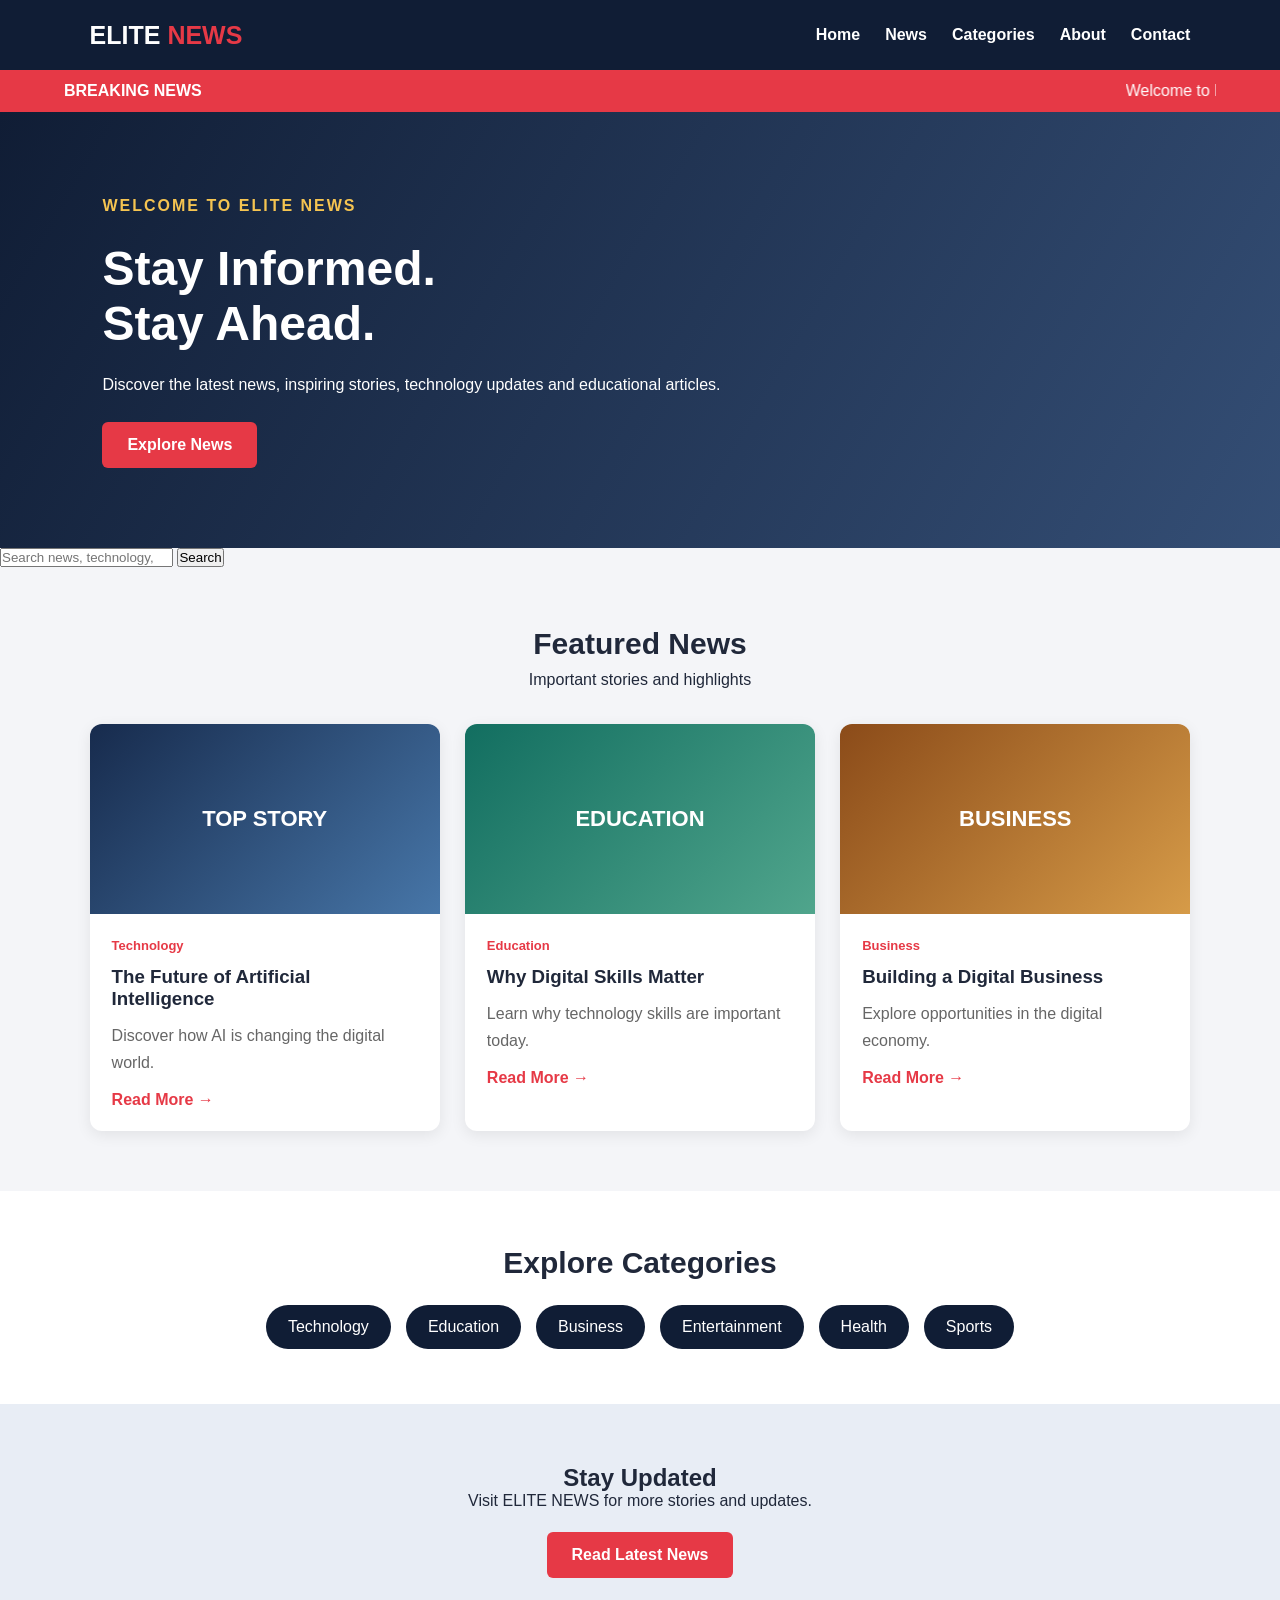
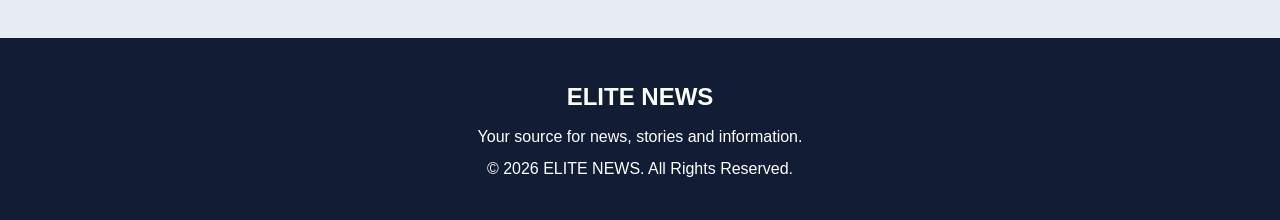
<file: index.html>
<!DOCTYPE html>
<html lang="en">
<head>
    <meta name="google-site-verification" content="8waIuDpvFPuyxGvBpJihMqPhCS1IhETc9zBkpEyNsJ0" />
    <meta charset="UTF-8">
    <meta name="viewport" content="width=device-width, initial-scale=1.0">
    <meta name="description" content="ELITE NEWS - Latest news, stories and articles.">
    <title>ELITE NEWS | Latest News</title>
    <link rel="stylesheet" href="css/style.css">
</head>
<body>

<header class="header">
    <nav class="navbar">
        <a href="index.html" class="logo">
            ELITE <span>NEWS</span>
        </a>

        <button class="menu-toggle" id="menuToggle">☰</button>

        <ul class="nav-links" id="navLinks">
            <li><a href="index.html">Home</a></li>
            <li><a href="news.html">News</a></li>
            <li><a href="categories.html">Categories</a></li>
            <li><a href="about.html">About</a></li>
            <li><a href="contact.html">Contact</a></li>
        </ul>
    </nav>
</header>

<!-- BREAKING NEWS -->
<div class="breaking-news">
    <strong>BREAKING NEWS</strong>
    <marquee>Welcome to ELITE NEWS — Your source for news, stories and information.</marquee>
</div>

<!-- HERO SECTION -->
<section class="hero">
    <div class="hero-content">
        <p class="label">WELCOME TO ELITE NEWS</p>
        <h1>Stay Informed.<br>Stay Ahead.</h1>
        <p>
            Discover the latest news, inspiring stories,
            technology updates and educational articles.
        </p>
        <a href="news.html" class="main-button">Explore News</a>
    </div>
</section>

<div class="elite-search">
  <input
    type="search"
    id="eliteSearch"
    placeholder="Search news, technology, business..."
  >
  <button type="button" id="searchButton">
    Search
  </button>
</div>

<p id="searchMessage"></p>


<!-- FEATURED NEWS -->
<section class="news-section">
    <div class="section-heading">
        <h2>Featured News</h2>
        <p>Important stories and highlights</p>
    </div>

    <div class="news-grid">

        <article class="news-card">
            <div class="news-image image-one">TOP STORY</div>
            <div class="news-content">
                <span class="category">Technology</span>
                <h3>The Future of Artificial Intelligence</h3>
                <p>Discover how AI is changing the digital world.</p>
                <a href="article.html">Read More →</a>
            </div>
        </article>

        <article class="news-card">
            <div class="news-image image-two">EDUCATION</div>
            <div class="news-content">
                <span class="category">Education</span>
                <h3>Why Digital Skills Matter</h3>
                <p>Learn why technology skills are important today.</p>
                <a href="article.html">Read More →</a>
            </div>
        </article>

        <article class="news-card">
            <div class="news-image image-three">BUSINESS</div>
            <div class="news-content">
                <span class="category">Business</span>
                <h3>Building a Digital Business</h3>
                <p>Explore opportunities in the digital economy.</p>
                <a href="article.html">Read More →</a>
            </div>
        </article>

    </div>
</section>

<!-- CATEGORIES -->
<section class="categories-section">
    <h2>Explore Categories</h2>

    <div class="category-list">
        <a href="categories.html">Technology</a>
        <a href="categories.html">Education</a>
        <a href="categories.html">Business</a>
        <a href="categories.html">Entertainment</a>
        <a href="categories.html">Health</a>
        <a href="categories.html">Sports</a>
    </div>
</section>

<!-- NEWSLETTER -->
<section class="newsletter">
    <h2>Stay Updated</h2>
    <p>Visit ELITE NEWS for more stories and updates.</p>
    <a href="news.html" class="main-button">Read Latest News</a>
</section>

<footer class="footer">
    <h2>ELITE NEWS</h2>
    <p>Your source for news, stories and information.</p>
    <p>© 2026 ELITE NEWS. All Rights Reserved.</p>
</footer>

<script src="js/script.js"></script>
</body>
</html>
</file>
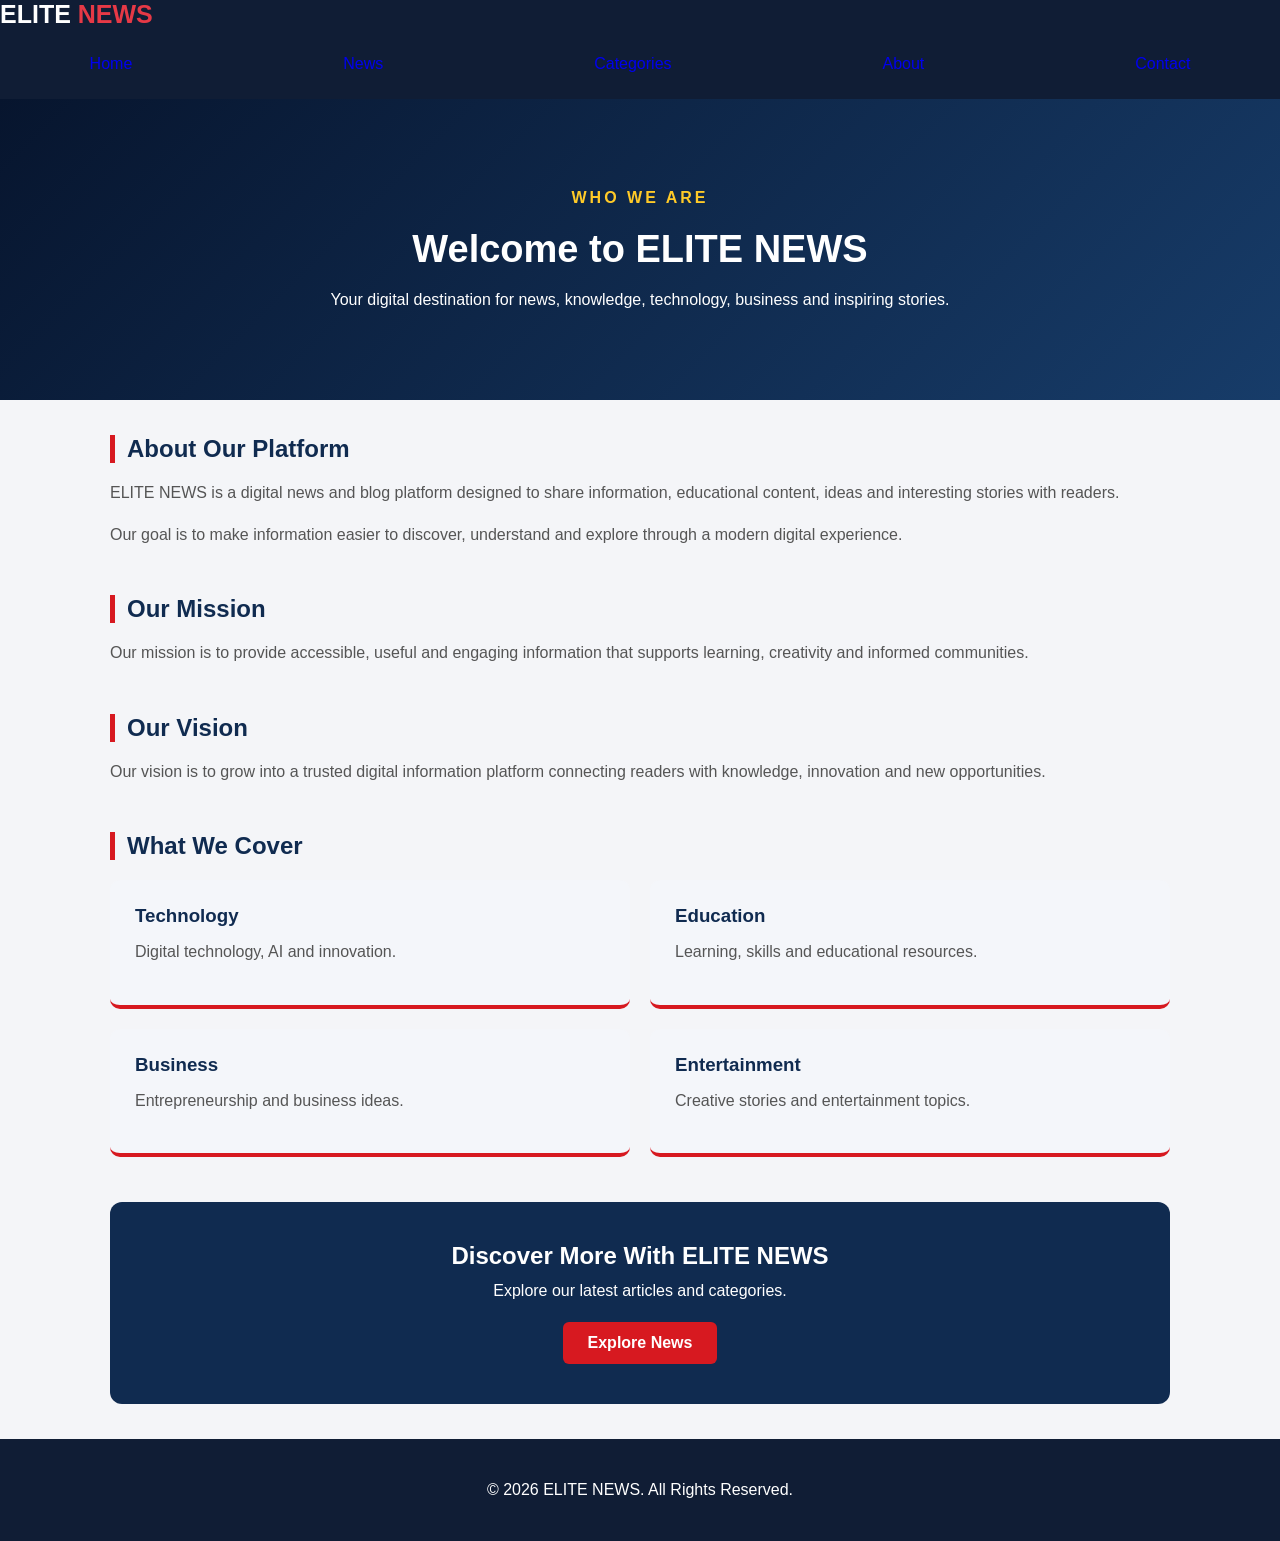
<file: about.html>
<!DOCTYPE html>
<html lang="en">
<head>
  <meta charset="UTF-8">
  <meta name="viewport" content="width=device-width, initial-scale=1.0">
  <title>About Us | ELITE NEWS</title>
  <link rel="stylesheet" href="css/style.css">
</head>
<body>

<header class="header">
  <div class="logo">ELITE <span>NEWS</span></div>

  <nav class="navbar">
    <a href="index.html">Home</a>
    <a href="news.html">News</a>
    <a href="categories.html">Categories</a>
    <a href="about.html">About</a>
    <a href="contact.html">Contact</a>
  </nav>
</header>

<section class="about-hero">
  <div>
    <p class="about-label">WHO WE ARE</p>
    <h1>Welcome to ELITE NEWS</h1>
    <p>
      Your digital destination for news, knowledge,
      technology, business and inspiring stories.
    </p>
  </div>
</section>

<main class="about-container">

  <section class="about-section">
    <h2>About Our Platform</h2>
    <p>
      ELITE NEWS is a digital news and blog platform
      designed to share information, educational
      content, ideas and interesting stories with readers.
    </p>
    <p>
      Our goal is to make information easier to discover,
      understand and explore through a modern digital
      experience.
    </p>
  </section>

  <section class="about-section">
    <h2>Our Mission</h2>
    <p>
      Our mission is to provide accessible, useful and
      engaging information that supports learning,
      creativity and informed communities.
    </p>
  </section>

  <section class="about-section">
    <h2>Our Vision</h2>
    <p>
      Our vision is to grow into a trusted digital
      information platform connecting readers with
      knowledge, innovation and new opportunities.
    </p>
  </section>

  <section class="about-section">
    <h2>What We Cover</h2>

    <div class="about-grid">
      <div class="about-card">
        <h3>Technology</h3>
        <p>Digital technology, AI and innovation.</p>
      </div>

      <div class="about-card">
        <h3>Education</h3>
        <p>Learning, skills and educational resources.</p>
      </div>

      <div class="about-card">
        <h3>Business</h3>
        <p>Entrepreneurship and business ideas.</p>
      </div>

      <div class="about-card">
        <h3>Entertainment</h3>
        <p>Creative stories and entertainment topics.</p>
      </div>
    </div>
  </section>

  <section class="about-cta">
    <h2>Discover More With ELITE NEWS</h2>
    <p>Explore our latest articles and categories.</p>
    <a href="news.html">Explore News</a>
  </section>

</main>

<footer class="footer">
  <p>© 2026 ELITE NEWS. All Rights Reserved.</p>
</footer>

</body>
</html>
</file>
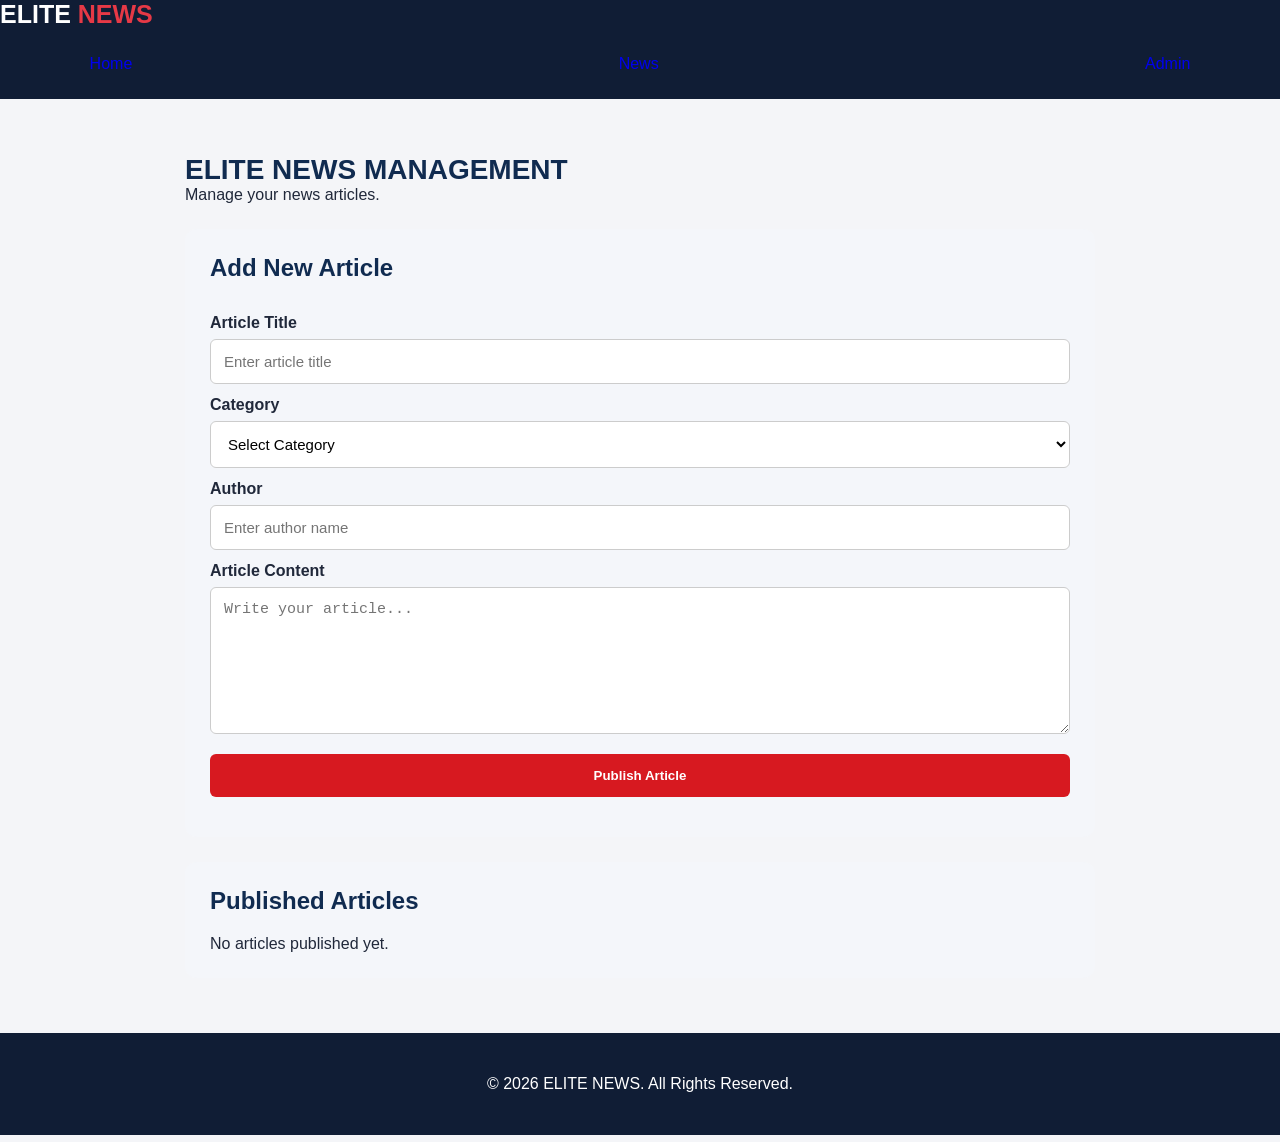
<file: admin.html>
<!DOCTYPE html>
<html lang="en">
<head>
  <meta charset="UTF-8">
  <meta name="viewport" content="width=device-width, initial-scale=1.0">
  <title>News Manager | ELITE NEWS</title>
  <link rel="stylesheet" href="css/style.css">
</head>
<body>

<header class="header">
  <div class="logo">ELITE <span>NEWS</span></div>
  <nav class="navbar">
    <a href="index.html">Home</a>
    <a href="news.html">News</a>
    <a href="admin.html">Admin</a>
  </nav>
</header>

<main class="admin-container">

  <h1>ELITE NEWS MANAGEMENT</h1>
  <p>Manage your news articles.</p>

  <section class="admin-form">
    <h2>Add New Article</h2>

    <form id="adminForm">

      <label for="newsTitle">Article Title</label>
      <input id="newsTitle" type="text"
        placeholder="Enter article title" required>

      <label for="newsCategory">Category</label>
      <select id="newsCategory" required>
        <option value="">Select Category</option>
        <option>Technology</option>
        <option>Education</option>
        <option>Business</option>
        <option>Entertainment</option>
        <option>Sports</option>
        <option>Science</option>
        <option>Innovation</option>
      </select>

      <label for="newsAuthor">Author</label>
      <input id="newsAuthor" type="text"
        placeholder="Enter author name" required>

      <label for="newsDescription">Article Content</label>
      <textarea id="newsDescription" rows="7"
        placeholder="Write your article..." required></textarea>

      <button type="submit">Publish Article</button>

      <p id="adminMessage" aria-live="polite"></p>

    </form>
  </section>

  <section class="admin-list">
    <h2>Published Articles</h2>
    <div id="managedArticles"></div>
  </section>

</main>

<footer class="footer">
  <p>© 2026 ELITE NEWS. All Rights Reserved.</p>
</footer>

<script src="js/script.js"></script>
</body>
</html>
</file>
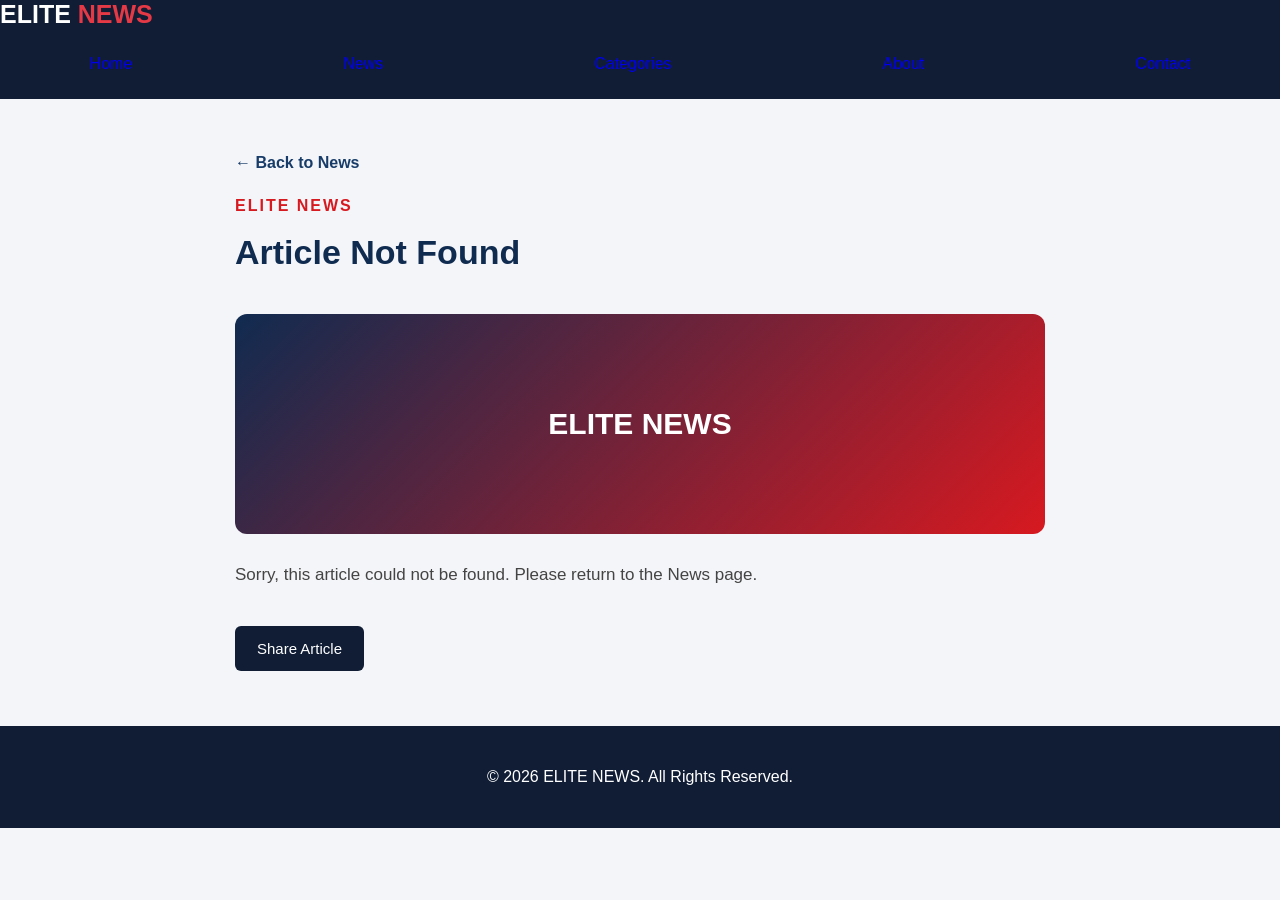
<file: articles.html>
<!DOCTYPE html>
<html lang="en">
<head>
  <meta charset="UTF-8">
  <meta name="viewport" content="width=device-width, initial-scale=1.0">
  <title>Article | ELITE NEWS</title>
  <link rel="stylesheet" href="css/style.css">
</head>
<body>

<header class="header">
  <div class="logo">ELITE <span>NEWS</span></div>
  <nav class="navbar">
    <a href="index.html">Home</a>
    <a href="news.html">News</a>
    <a href="categories.html">Categories</a>
    <a href="about.html">About</a>
    <a href="contact.html">Contact</a>
  </nav>
</header>

<main class="dynamic-article">
  <a href="news.html" class="back-news">← Back to News</a>

  <p id="articleCategory" class="article-category"></p>
  <h1 id="articleTitle">Loading article...</h1>
  <p id="articleMeta" class="article-meta"></p>

  <div id="articleImage" class="dynamic-article-image">
    ELITE NEWS
  </div>

  <article id="articleContent" class="article-body"></article>

  <div class="article-actions">
    <button id="shareArticle" class="share-button">
      Share Article
    </button>
  </div>
</main>

<footer class="footer">
  <p>© 2026 ELITE NEWS. All Rights Reserved.</p>
</footer>

<script src="js/script.js"></script>
</body>
</html>
</file>
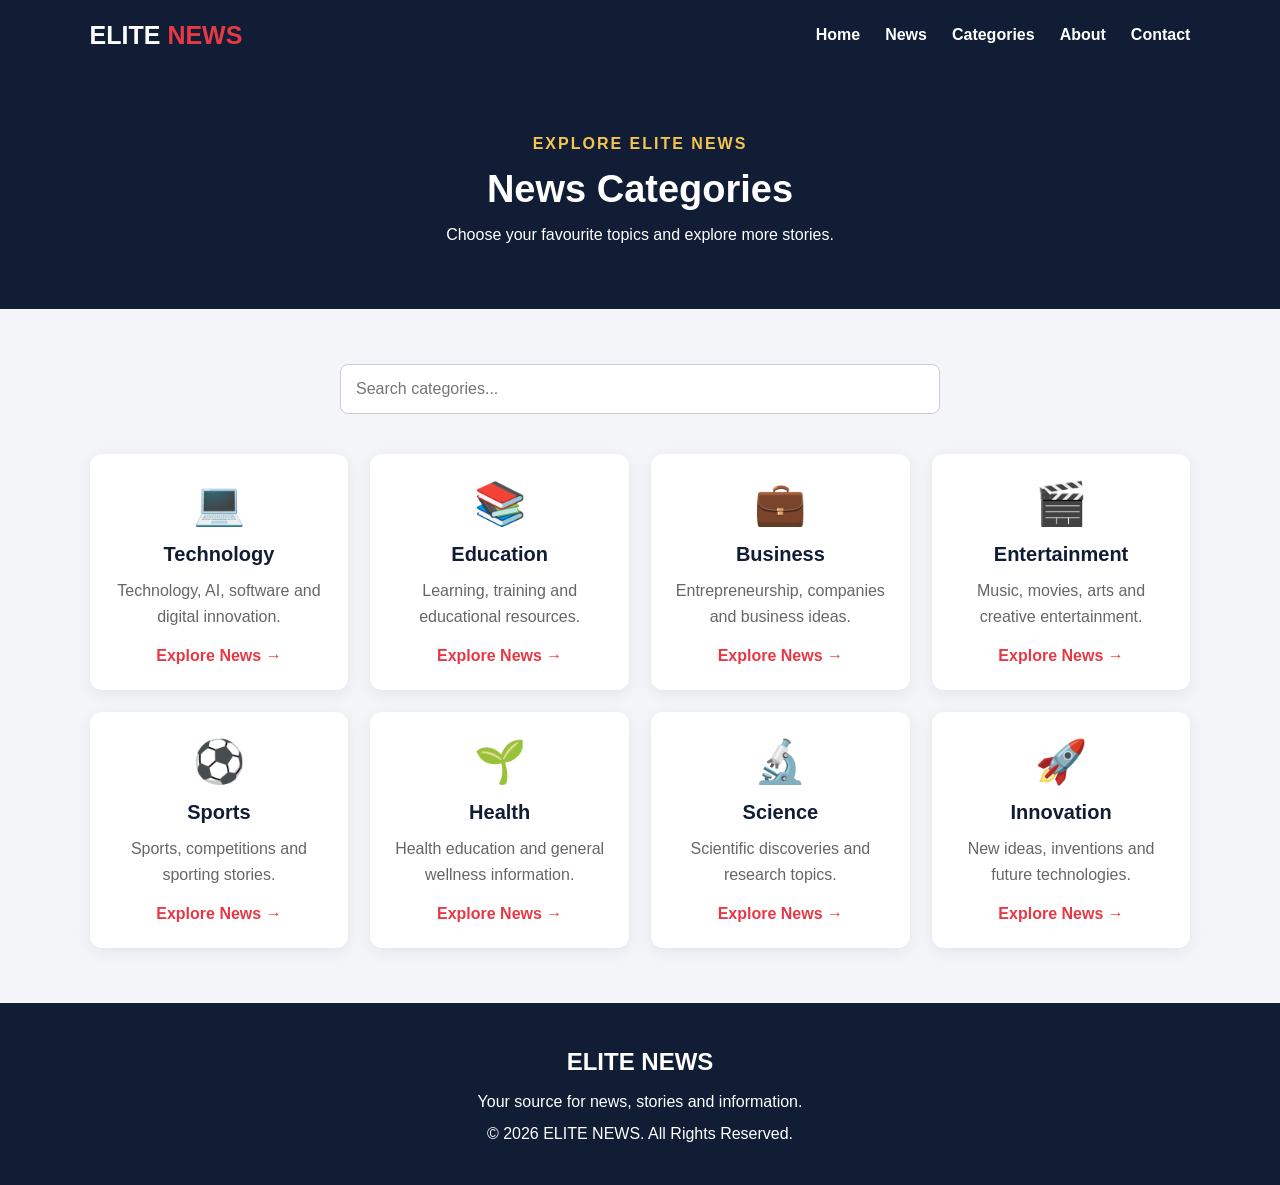
<file: category.html>
<!DOCTYPE html>
<html lang="en">
<head>
    <meta charset="UTF-8">
    <meta name="viewport" content="width=device-width, initial-scale=1.0">
    <title>News Categories | ELITE NEWS</title>
    <link rel="stylesheet" href="css/style.css">
</head>
<body>

<header class="header">
    <nav class="navbar">
        <a href="index.html" class="logo">ELITE <span>NEWS</span></a>

        <button class="menu-toggle" id="menuToggle">☰</button>

        <ul class="nav-links" id="navLinks">
            <li><a href="index.html">Home</a></li>
            <li><a href="news.html">News</a></li>
            <li><a href="categories.html">Categories</a></li>
            <li><a href="about.html">About</a></li>
            <li><a href="contact.html">Contact</a></li>
        </ul>
    </nav>
</header>

<section class="category-hero">
    <p>EXPLORE ELITE NEWS</p>
    <h1>News Categories</h1>
    <p>Choose your favourite topics and explore more stories.</p>
</section>

<section class="category-page">

    <div class="category-search">
        <input type="search" id="categorySearch"
        placeholder="Search categories...">
    </div>

    <div class="category-grid">

        <a href="news.html" class="category-card">
            <div class="category-icon">💻</div>
            <h2>Technology</h2>
            <p>Technology, AI, software and digital innovation.</p>
            <span>Explore News →</span>
        </a>

        <a href="news.html" class="category-card">
            <div class="category-icon">📚</div>
            <h2>Education</h2>
            <p>Learning, training and educational resources.</p>
            <span>Explore News →</span>
        </a>

        <a href="news.html" class="category-card">
            <div class="category-icon">💼</div>
            <h2>Business</h2>
            <p>Entrepreneurship, companies and business ideas.</p>
            <span>Explore News →</span>
        </a>

        <a href="news.html" class="category-card">
            <div class="category-icon">🎬</div>
            <h2>Entertainment</h2>
            <p>Music, movies, arts and creative entertainment.</p>
            <span>Explore News →</span>
        </a>

        <a href="news.html" class="category-card">
            <div class="category-icon">⚽</div>
            <h2>Sports</h2>
            <p>Sports, competitions and sporting stories.</p>
            <span>Explore News →</span>
        </a>

        <a href="news.html" class="category-card">
            <div class="category-icon">🌱</div>
            <h2>Health</h2>
            <p>Health education and general wellness information.</p>
            <span>Explore News →</span>
        </a>

        <a href="news.html" class="category-card">
            <div class="category-icon">🔬</div>
            <h2>Science</h2>
            <p>Scientific discoveries and research topics.</p>
            <span>Explore News →</span>
        </a>

        <a href="news.html" class="category-card">
            <div class="category-icon">🚀</div>
            <h2>Innovation</h2>
            <p>New ideas, inventions and future technologies.</p>
            <span>Explore News →</span>
        </a>

    </div>

    <p id="noCategory" class="no-news" style="display:none;">
        No matching category found.
    </p>

</section>

<footer class="footer">
    <h2>ELITE NEWS</h2>
    <p>Your source for news, stories and information.</p>
    <p>© 2026 ELITE NEWS. All Rights Reserved.</p>
</footer>

<script src="js/script.js"></script>
</body>
</html>
</file>
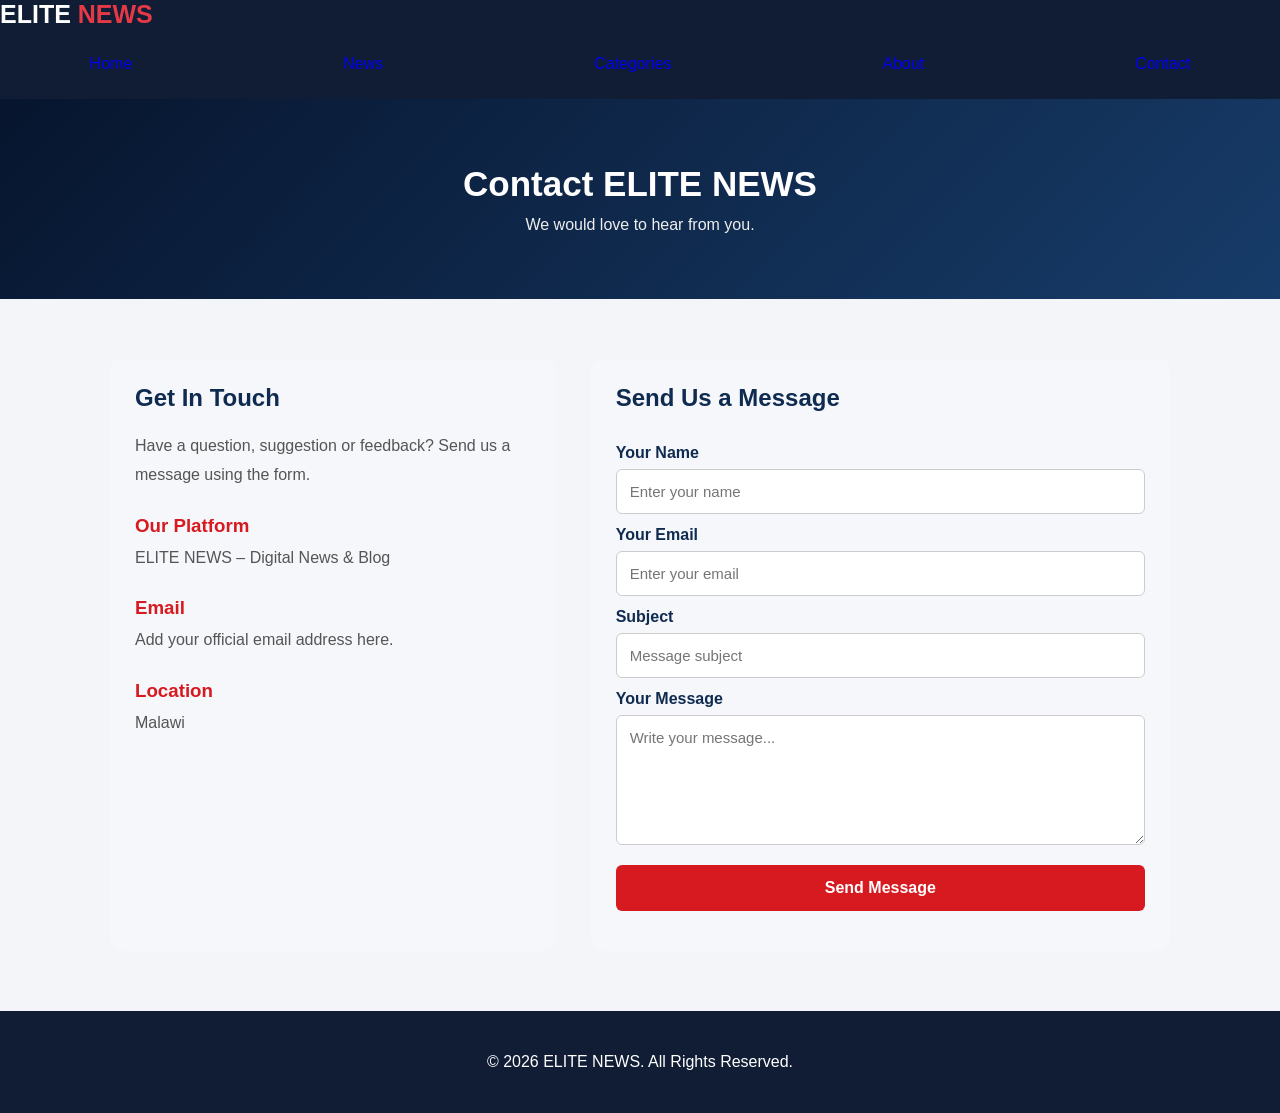
<file: contact.html>
<!DOCTYPE html>
<html lang="en">
<head>
  <meta charset="UTF-8">
  <meta name="viewport" content="width=device-width, initial-scale=1.0">
  <title>Contact Us | ELITE NEWS</title>
  <link rel="stylesheet" href="css/style.css">
</head>
<body>

<header class="header">
  <div class="logo">ELITE <span>NEWS</span></div>

  <nav class="navbar">
    <a href="index.html">Home</a>
    <a href="news.html">News</a>
    <a href="categories.html">Categories</a>
    <a href="about.html">About</a>
    <a href="contact.html">Contact</a>
  </nav>
</header>

<section class="contact-hero">
  <h1>Contact ELITE NEWS</h1>
  <p>We would love to hear from you.</p>
</section>

<main class="contact-container">

  <section class="contact-info">
    <h2>Get In Touch</h2>
    <p>
      Have a question, suggestion or feedback?
      Send us a message using the form.
    </p>

    <div class="contact-item">
      <h3>Our Platform</h3>
      <p>ELITE NEWS – Digital News & Blog</p>
    </div>

    <div class="contact-item">
      <h3>Email</h3>
      <p>Add your official email address here.</p>
    </div>

    <div class="contact-item">
      <h3>Location</h3>
      <p>Malawi</p>
    </div>
  </section>

  <section class="contact-form-section">
    <h2>Send Us a Message</h2>

    <form id="contactForm">

      <label for="name">Your Name</label>
      <input type="text" id="name"
        placeholder="Enter your name" required>

      <label for="email">Your Email</label>
      <input type="email" id="email"
        placeholder="Enter your email" required>

      <label for="subject">Subject</label>
      <input type="text" id="subject"
        placeholder="Message subject" required>

      <label for="message">Your Message</label>
      <textarea id="message" rows="6"
        placeholder="Write your message..." required></textarea>

      <button type="submit">Send Message</button>

      <p id="formStatus" aria-live="polite"></p>

    </form>
  </section>

</main>

<footer class="footer">
  <p>© 2026 ELITE NEWS. All Rights Reserved.</p>
</footer>

<script src="js/script.js"></script>
</body>
</html>
</file>
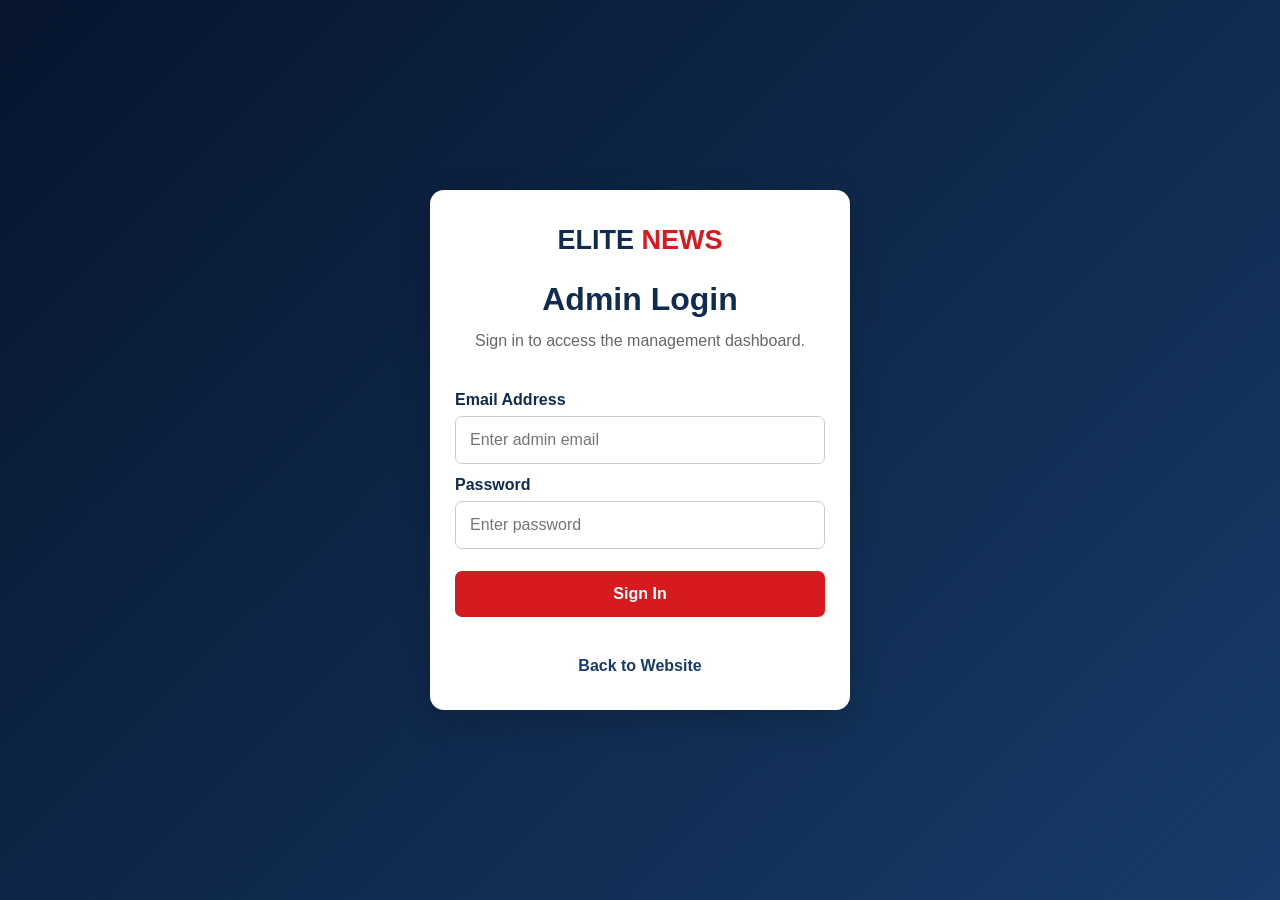
<file: login.html>
<!DOCTYPE html>
<html lang="en">
<head>
  <meta charset="UTF-8">
  <meta name="viewport" content="width=device-width, initial-scale=1.0">
  <title>Admin Login | ELITE NEWS</title>
  <link rel="stylesheet" href="css/style.css">
</head>
<body>

<div class="login-container">

  <div class="login-box">

    <div class="login-logo">
      ELITE <span>NEWS</span>
    </div>

    <h1>Admin Login</h1>
    <p>Sign in to access the management dashboard.</p>

    <form id="loginForm">

      <label for="adminEmail">Email Address</label>
      <input
        type="email"
        id="adminEmail"
        placeholder="Enter admin email"
        required
      >

      <label for="adminPassword">Password</label>
      <input
        type="password"
        id="adminPassword"
        placeholder="Enter password"
        required
      >

      <button type="submit">Sign In</button>

      <p id="loginMessage" aria-live="polite"></p>

    </form>

    <a href="index.html" class="login-back">
      Back to Website
    </a>

  </div>

</div>

<script src="js/script.js"></script>
</body>
</html>
</file>
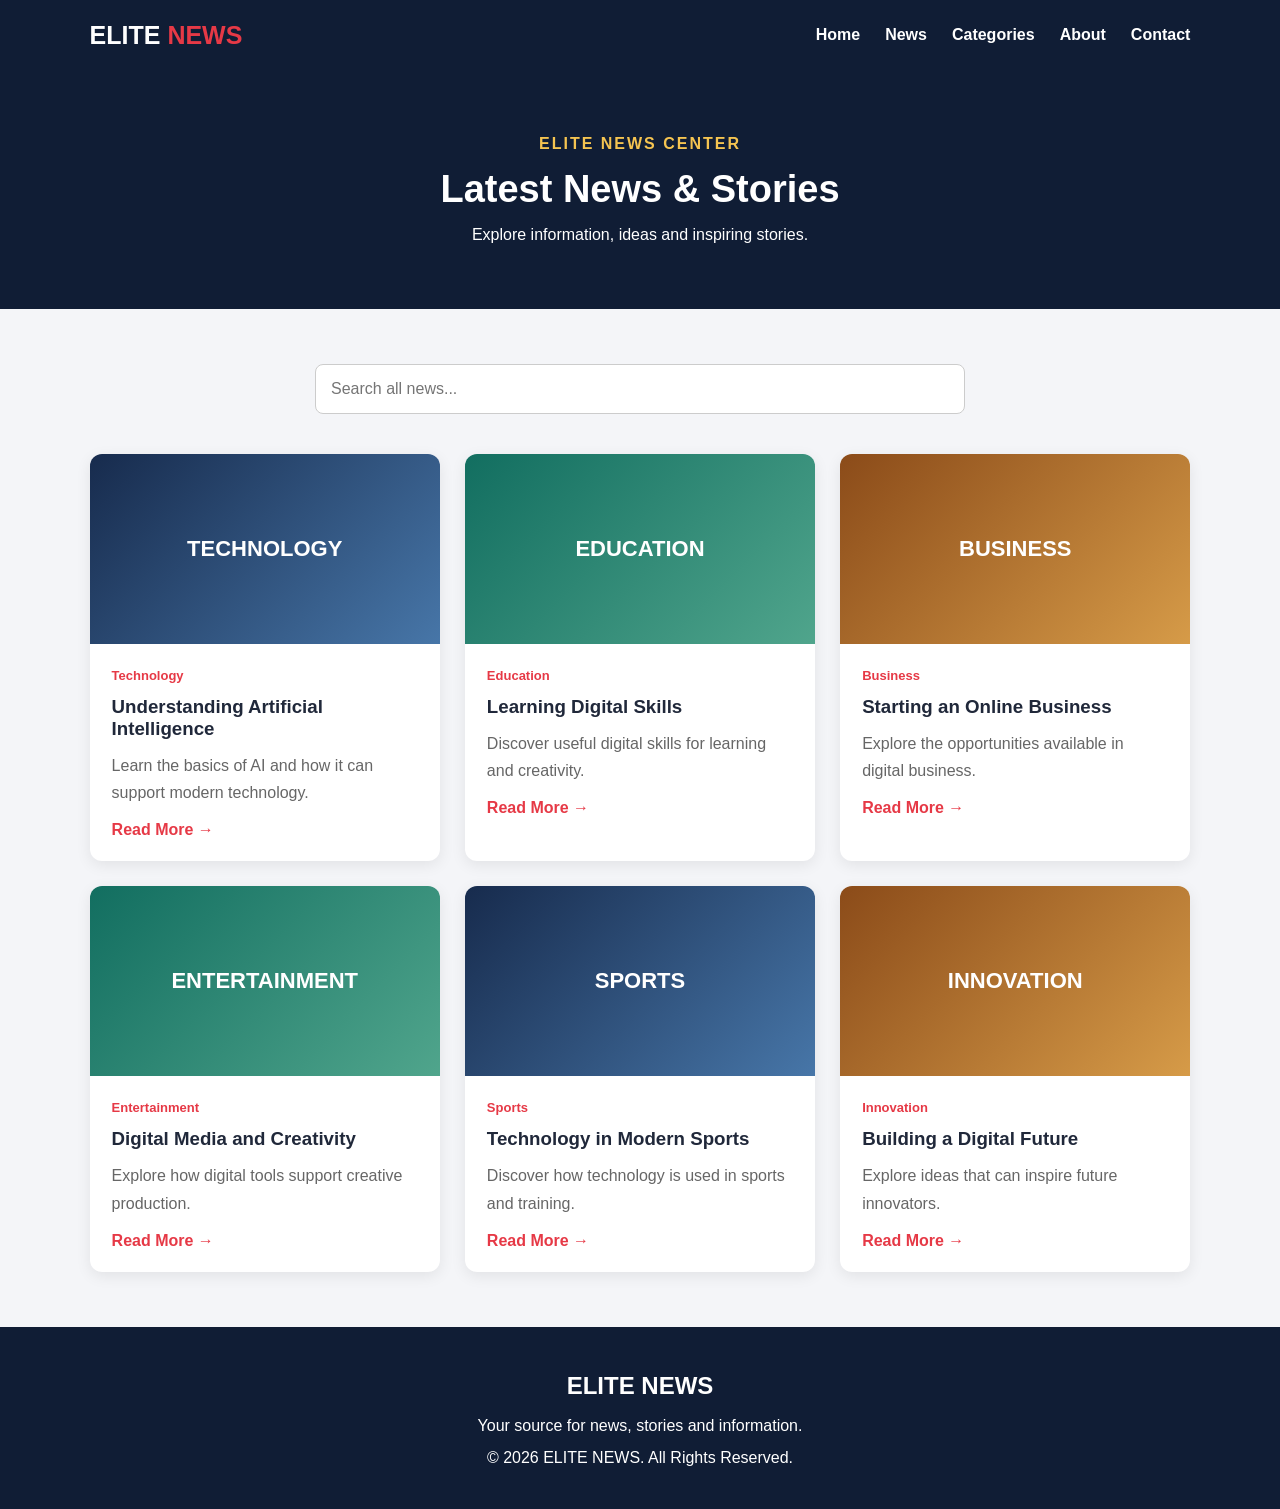
<file: news.html>
<!DOCTYPE html>
<html lang="en">
<head>
    <meta charset="UTF-8">
    <meta name="viewport" content="width=device-width, initial-scale=1.0">
    <title>Latest News | ELITE NEWS</title>
    <link rel="stylesheet" href="css/style.css">
</head>
<body>

<header class="header">
    <nav class="navbar">
        <a href="index.html" class="logo">ELITE <span>NEWS</span></a>

        <button class="menu-toggle" id="menuToggle">☰</button>

        <ul class="nav-links" id="navLinks">
            <li><a href="index.html">Home</a></li>
            <li><a href="news.html">News</a></li>
            <li><a href="categories.html">Categories</a></li>
            <li><a href="about.html">About</a></li>
            <li><a href="contact.html">Contact</a></li>
        </ul>
    </nav>
</header>

<section class="news-page-heading">
    <p class="label">ELITE NEWS CENTER</p>
    <h1>Latest News & Stories</h1>
    <p>Explore information, ideas and inspiring stories.</p>
</section>

<section class="news-page">

    <div class="news-search">
        <input type="search" id="allNewsSearch"
        placeholder="Search all news...">
    </div>

    <div class="news-grid">

        <article class="news-card">
            <div class="news-image image-one">TECHNOLOGY</div>
            <div class="news-content">
                <span class="category">Technology</span>
                <h3>Understanding Artificial Intelligence</h3>
                <p>Learn the basics of AI and how it can support modern technology.</p>
                <a href="article.html">Read More →</a>
            </div>
        </article>

        <article class="news-card">
            <div class="news-image image-two">EDUCATION</div>
            <div class="news-content">
                <span class="category">Education</span>
                <h3>Learning Digital Skills</h3>
                <p>Discover useful digital skills for learning and creativity.</p>
                <a href="article.html">Read More →</a>
            </div>
        </article>

        <article class="news-card">
            <div class="news-image image-three">BUSINESS</div>
            <div class="news-content">
                <span class="category">Business</span>
                <h3>Starting an Online Business</h3>
                <p>Explore the opportunities available in digital business.</p>
                <a href="article.html">Read More →</a>
            </div>
        </article>

        <article class="news-card">
            <div class="news-image image-two">ENTERTAINMENT</div>
            <div class="news-content">
                <span class="category">Entertainment</span>
                <h3>Digital Media and Creativity</h3>
                <p>Explore how digital tools support creative production.</p>
                <a href="article.html">Read More →</a>
            </div>
        </article>

        <article class="news-card">
            <div class="news-image image-one">SPORTS</div>
            <div class="news-content">
                <span class="category">Sports</span>
                <h3>Technology in Modern Sports</h3>
                <p>Discover how technology is used in sports and training.</p>
                <a href="article.html">Read More →</a>
            </div>
        </article>

        <article class="news-card">
            <div class="news-image image-three">INNOVATION</div>
            <div class="news-content">
                <span class="category">Innovation</span>
                <h3>Building a Digital Future</h3>
                <p>Explore ideas that can inspire future innovators.</p>
                <a href="article.html">Read More →</a>
            </div>
        </article>

    </div>

    <p id="noNews" class="no-news" style="display:none;">
        No matching news found.
    </p>

</section>

<footer class="footer">
    <h2>ELITE NEWS</h2>
    <p>Your source for news, stories and information.</p>
    <p>© 2026 ELITE NEWS. All Rights Reserved.</p>
</footer>

<script src="js/script.js"></script>
</body>
</html>
</file>
<file: css/style.css>
/* ELITE NEWS WEBSITE */

* {
    margin: 0;
    padding: 0;
    box-sizing: border-box;
}

body {
    font-family: Arial, sans-serif;
    background: #f4f5f8;
    color: #20283a;
}

a {
    text-decoration: none;
}

/* NAVIGATION */

.header {
    background: #101d35;
    position: sticky;
    top: 0;
    z-index: 100;
}

.navbar {
    min-height: 70px;
    padding: 15px 7%;
    display: flex;
    align-items: center;
    justify-content: space-between;
}

.logo {
    font-size: 25px;
    font-weight: bold;
    color: white;
}

.logo span {
    color: #e63946;
}

.nav-links {
    display: flex;
    list-style: none;
    gap: 25px;
}

.nav-links a {
    color: white;
    font-weight: bold;
}

.nav-links a:hover {
    color: #e63946;
}

.menu-toggle {
    display: none;
    background: none;
    border: none;
    color: white;
    font-size: 27px;
}

/* BREAKING NEWS */

.breaking-news {
    background: #e63946;
    color: white;
    display: flex;
    align-items: center;
    gap: 15px;
    padding: 12px 5%;
}

.breaking-news strong {
    white-space: nowrap;
}

/* HERO */

.hero {
    min-height: 420px;
    padding: 80px 8%;
    display: flex;
    align-items: center;
    color: white;
    background: linear-gradient(120deg, #101d35, #344e75);
}

.hero-content {
    max-width: 650px;
}

.label {
    color: #f5c451;
    font-weight: bold;
    letter-spacing: 2px;
}

.hero h1 {
    font-size: 48px;
    margin: 20px 0;
}

.hero-content p {
    line-height: 1.8;
}

.main-button {
    display: inline-block;
    background: #e63946;
    color: white;
    padding: 14px 25px;
    border-radius: 6px;
    margin-top: 22px;
    font-weight: bold;
}

/* SEARCH */

.search-section {
    text-align: center;
    padding: 45px 7%;
    background: white;
}

.search-section h2 {
    margin-bottom: 18px;
}

.search-section input {
    width: 100%;
    max-width: 600px;
    padding: 15px;
    border: 1px solid #ccc;
    border-radius: 8px;
    font-size: 16px;
}

/* NEWS CARDS */

.news-section {
    padding: 60px 7%;
}

.section-heading {
    text-align: center;
    margin-bottom: 35px;
}

.section-heading h2,
.categories-section h2 {
    font-size: 30px;
    margin-bottom: 10px;
}

.news-grid {
    display: grid;
    grid-template-columns: repeat(3, 1fr);
    gap: 25px;
}

.news-card {
    background: white;
    border-radius: 12px;
    overflow: hidden;
    box-shadow: 0 4px 15px rgba(0,0,0,0.08);
}

.news-image {
    height: 190px;
    display: flex;
    justify-content: center;
    align-items: center;
    color: white;
    font-size: 22px;
    font-weight: bold;
}

.image-one {
    background: linear-gradient(135deg, #172b4d, #4776a8);
}

.image-two {
    background: linear-gradient(135deg, #126e60, #50a58c);
}

.image-three {
    background: linear-gradient(135deg, #8b4b19, #d69b48);
}

.news-content {
    padding: 22px;
}

.category {
    color: #e63946;
    font-size: 13px;
    font-weight: bold;
}

.news-content h3 {
    margin: 12px 0;
}

.news-content p {
    color: #666;
    line-height: 1.7;
    margin-bottom: 15px;
}

.news-content a {
    color: #e63946;
    font-weight: bold;
}

/* CATEGORIES */

.categories-section {
    background: white;
    text-align: center;
    padding: 55px 7%;
}

.category-list {
    display: flex;
    flex-wrap: wrap;
    justify-content: center;
    gap: 15px;
    margin-top: 25px;
}

.category-list a {
    background: #101d35;
    color: white;
    padding: 13px 22px;
    border-radius: 25px;
}

/* NEWSLETTER */

.newsletter {
    padding: 60px 7%;
    text-align: center;
    background: #e8edf5;
}

/* FOOTER */

.footer {
    background: #101d35;
    color: white;
    text-align: center;
    padding: 35px 15px;
    line-height: 2;
}

/* MOBILE RESPONSIVENESS */

@media (max-width: 768px) {

    .menu-toggle {
        display: block;
    }

    .nav-links {
        display: none;
        position: absolute;
        top: 70px;
        left: 0;
        width: 100%;
        background: #101d35;
        flex-direction: column;
        padding: 25px;
    }

    .nav-links.active {
        display: flex;
    }

    .hero h1 {
        font-size: 36px;
    }

    .news-grid {
        grid-template-columns: 1fr;
    }

    .breaking-news {
        font-size: 12px;
    }
}

/* NEWS PAGE */

.news-page-heading {
    text-align: center;
    padding: 65px 7%;
    background: #101d35;
    color: white;
}

.news-page-heading h1 {
    font-size: 38px;
    margin: 15px 0;
}

.news-page {
    padding: 55px 7%;
}

.news-search {
    max-width: 650px;
    margin: 0 auto 40px;
}

.news-search input {
    width: 100%;
    padding: 15px;
    border: 1px solid #ccc;
    border-radius: 8px;
    font-size: 16px;
}

.no-news {
    text-align: center;
    padding: 30px;
    color: #e63946;
    font-weight: bold;
}

@media (max-width: 600px) {
    .news-page-heading h1 {
        font-size: 29px;
    }
}

/* CATEGORIES PAGE */

.category-hero {
    background: #101d35;
    color: white;
    text-align: center;
    padding: 65px 7%;
}

.category-hero h1 {
    font-size: 38px;
    margin: 15px 0;
}

.category-hero p:first-child {
    color: #f5c451;
    font-weight: bold;
    letter-spacing: 2px;
}

.category-page {
    padding: 55px 7%;
}

.category-search {
    max-width: 600px;
    margin: 0 auto 40px;
}

.category-search input {
    width: 100%;
    padding: 15px;
    border: 1px solid #ccc;
    border-radius: 8px;
    font-size: 16px;
}

.category-grid {
    display: grid;
    grid-template-columns: repeat(4, 1fr);
    gap: 22px;
}

.category-card {
    background: white;
    padding: 25px 18px;
    border-radius: 12px;
    text-align: center;
    box-shadow: 0 4px 15px rgba(0,0,0,0.07);
    transition: transform 0.3s;
    color: #20283a;
}

.category-card:hover {
    transform: translateY(-7px);
}

.category-icon {
    font-size: 42px;
    margin-bottom: 15px;
}

.category-card h2 {
    color: #101d35;
    margin-bottom: 12px;
    font-size: 20px;
}

.category-card p {
    color: #666;
    line-height: 1.6;
    margin-bottom: 18px;
}

.category-card span {
    color: #e63946;
    font-weight: bold;
}

@media (max-width: 900px) {
    .category-grid {
        grid-template-columns: repeat(2, 1fr);
    }
}

@media (max-width: 500px) {
    .category-grid {
        grid-template-columns: 1fr;
    }

    .category-hero h1 {
        font-size: 30px;
    }
}

/* ARTICLE PAGE */

.article-page {
    padding: 55px 7%;
    background: #f4f5f8;
}

.article-container {
    max-width: 850px;
    margin: auto;
    background: white;
    padding: 35px;
    border-radius: 12px;
    box-shadow: 0 4px 20px rgba(0,0,0,0.06);
}

.article-category {
    color: #e63946;
    font-weight: bold;
    letter-spacing: 2px;
    margin-bottom: 15px;
}

.article-container h1 {
    color: #101d35;
    font-size: 36px;
    line-height: 1.3;
    margin-bottom: 18px;
}

.article-meta {
    display: flex;
    flex-wrap: wrap;
    gap: 20px;
    color: #777;
    font-size: 14px;
    margin-bottom: 25px;
}

.article-cover {
    min-height: 240px;
    background: linear-gradient(135deg, #101d35, #4776a8);
    color: white;
    display: flex;
    align-items: center;
    justify-content: center;
    text-align: center;
    padding: 20px;
    border-radius: 10px;
    font-size: 24px;
    font-weight: bold;
    margin-bottom: 30px;
}

.article-body {
    color: #444;
    line-height: 1.9;
    font-size: 17px;
}

.article-body h2 {
    color: #101d35;
    margin: 28px 0 12px;
}

.article-intro {
    font-size: 19px;
    font-weight: bold;
}

.article-actions {
    display: flex;
    flex-wrap: wrap;
    align-items: center;
    gap: 15px;
    margin-top: 35px;
}

.share-button {
    background: #101d35;
    color: white;
    border: none;
    padding: 14px 22px;
    border-radius: 6px;
    cursor: pointer;
    font-size: 15px;
}

@media (max-width: 600px) {
    .article-container {
        padding: 22px;
    }

    .article-container h1 {
        font-size: 28px;
    }

    .article-body {
        font-size: 16px;
    }
}

/* ABOUT PAGE */

.about-hero {
  background: linear-gradient(135deg, #07152e, #173c69);
  color: white;
  text-align: center;
  padding: 75px 20px;
}

.about-hero h1 {
  font-size: 38px;
  margin: 15px 0;
}

.about-hero p {
  max-width: 650px;
  margin: 10px auto;
  line-height: 1.8;
}

.about-label {
  color: #ffca28;
  font-weight: bold;
  letter-spacing: 3px;
}

.about-container {
  max-width: 1100px;
  margin: auto;
  padding: 35px 20px;
}

.about-section {
  margin-bottom: 45px;
}

.about-section h2 {
  color: #102b50;
  margin-bottom: 15px;
  border-left: 5px solid #d71920;
  padding-left: 12px;
}

.about-section p {
  color: #555;
  line-height: 1.9;
  margin-bottom: 12px;
}

.about-grid {
  display: grid;
  grid-template-columns: repeat(2, 1fr);
  gap: 20px;
  margin-top: 20px;
}

.about-card {
  background: #f4f6fa;
  padding: 25px;
  border-radius: 10px;
  border-bottom: 4px solid #d71920;
}

.about-card h3 {
  color: #102b50;
  margin-bottom: 10px;
}

.about-cta {
  background: #102b50;
  color: white;
  text-align: center;
  padding: 40px 20px;
  border-radius: 12px;
}

.about-cta h2 {
  margin-bottom: 12px;
}

.about-cta p {
  margin-bottom: 22px;
}

.about-cta a {
  display: inline-block;
  background: #d71920;
  color: white;
  padding: 12px 25px;
  text-decoration: none;
  border-radius: 6px;
  font-weight: bold;
}

.about-cta a:hover {
  background: #b51219;
}

@media (max-width: 600px) {
  .about-hero h1 {
    font-size: 28px;
  }

  .about-grid {
    grid-template-columns: 1fr;
  }

  .about-container {
    padding: 25px 15px;
  }
}

/* CONTACT PAGE */

.contact-hero {
  background: linear-gradient(135deg, #07152e, #173c69);
  color: white;
  text-align: center;
  padding: 65px 20px;
}

.contact-hero h1 {
  font-size: 35px;
  margin-bottom: 12px;
}

.contact-hero p {
  color: #eeeeee;
}

.contact-container {
  max-width: 1100px;
  margin: 40px auto;
  padding: 20px;
  display: grid;
  grid-template-columns: 1fr 1.3fr;
  gap: 35px;
}

.contact-info,
.contact-form-section {
  background: #f5f7fa;
  padding: 25px;
  border-radius: 12px;
}

.contact-info h2,
.contact-form-section h2 {
  color: #102b50;
  margin-bottom: 20px;
}

.contact-info p {
  color: #555;
  line-height: 1.8;
}

.contact-item {
  margin-top: 25px;
}

.contact-item h3 {
  color: #d71920;
  margin-bottom: 7px;
}

#contactForm {
  display: flex;
  flex-direction: column;
}

#contactForm label {
  margin: 12px 0 7px;
  font-weight: bold;
  color: #102b50;
}

#contactForm input,
#contactForm textarea {
  width: 100%;
  padding: 13px;
  border: 1px solid #ccc;
  border-radius: 6px;
  font-size: 15px;
  font-family: Arial, sans-serif;
}

#contactForm textarea {
  resize: vertical;
}

#contactForm button {
  margin-top: 20px;
  padding: 14px;
  background: #d71920;
  color: white;
  border: none;
  border-radius: 6px;
  font-size: 16px;
  font-weight: bold;
  cursor: pointer;
}

#contactForm button:hover {
  background: #b51219;
}

#formStatus {
  margin-top: 15px;
  font-weight: bold;
}

@media (max-width: 700px) {
  .contact-container {
    grid-template-columns: 1fr;
    margin: 20px auto;
    padding: 15px;
  }

  .contact-hero h1 {
    font-size: 27px;
  }
}


/* DYNAMIC ARTICLE SYSTEM */

.dynamic-article {
  max-width: 850px;
  margin: 35px auto;
  padding: 20px;
}

.back-news {
  display: inline-block;
  margin-bottom: 25px;
  color: #173c69;
  text-decoration: none;
  font-weight: bold;
}

.dynamic-article h1 {
  color: #102b50;
  font-size: 34px;
  margin: 15px 0;
  line-height: 1.3;
}

.dynamic-article-image {
  min-height: 220px;
  margin: 25px 0;
  background: linear-gradient(135deg, #102b50, #d71920);
  color: white;
  display: flex;
  align-items: center;
  justify-content: center;
  font-size: 30px;
  font-weight: bold;
  border-radius: 12px;
  text-align: center;
}

.dynamic-article .article-body {
  color: #444;
  font-size: 17px;
  line-height: 1.9;
}

.dynamic-article .article-body h2 {
  color: #102b50;
  margin: 25px 0 10px;
}

.dynamic-article .article-body p {
  margin-bottom: 18px;
}

.dynamic-article .article-category {
  color: #d71920;
  font-weight: bold;
  text-transform: uppercase;
}

.dynamic-article .article-meta {
  color: #777;
  font-size: 14px;
}

@media (max-width: 600px) {
  .dynamic-article {
    padding: 15px;
  }

  .dynamic-article h1 {
    font-size: 27px;
  }

  .dynamic-article .article-body {
    font-size: 16px;
  }
}

/* NEWS MANAGEMENT SYSTEM */

.admin-container {
  max-width: 950px;
  margin: 35px auto;
  padding: 20px;
}

.admin-container > h1 {
  color: #102b50;
  font-size: 28px;
}

.admin-form,
.admin-list {
  background: #f4f6fa;
  padding: 25px;
  margin-top: 25px;
  border-radius: 12px;
}

.admin-form h2,
.admin-list h2 {
  color: #102b50;
  margin-bottom: 20px;
}

#adminForm {
  display: flex;
  flex-direction: column;
}

#adminForm label {
  margin: 12px 0 7px;
  font-weight: bold;
}

#adminForm input,
#adminForm select,
#adminForm textarea {
  width: 100%;
  padding: 13px;
  border: 1px solid #ccc;
  border-radius: 6px;
  font-size: 15px;
  background: white;
}

#adminForm button {
  margin-top: 20px;
  padding: 14px;
  background: #d71920;
  color: white;
  border: none;
  border-radius: 6px;
  font-weight: bold;
}

.managed-article {
  background: white;
  padding: 18px;
  margin-bottom: 15px;
  border-left: 4px solid #173c69;
  border-radius: 7px;
}

.managed-article h3 {
  color: #102b50;
  margin-bottom: 8px;
}

.delete-news {
  background: #d71920;
  color: white;
  border: none;
  padding: 10px 15px;
  margin-top: 12px;
  border-radius: 5px;
  cursor: pointer;
}

#adminMessage {
  margin-top: 15px;
  font-weight: bold;
}

@media (max-width: 600px) {
  .admin-container {
    padding: 15px;
  }

  .admin-container > h1 {
    font-size: 23px;
  }
}

/* ELITE NEWS ADMIN LOGIN */

.login-container {
  min-height: 100vh;
  display: flex;
  justify-content: center;
  align-items: center;
  padding: 20px;
  background: linear-gradient(135deg, #07152e, #173c69);
}

.login-box {
  width: 100%;
  max-width: 420px;
  background: white;
  padding: 35px 25px;
  border-radius: 14px;
  box-shadow: 0 10px 35px rgba(0,0,0,0.2);
}

.login-logo {
  text-align: center;
  color: #102b50;
  font-size: 27px;
  font-weight: bold;
  margin-bottom: 25px;
}

.login-logo span {
  color: #d71920;
}

.login-box h1 {
  color: #102b50;
  text-align: center;
  margin-bottom: 10px;
}

.login-box > p {
  color: #666;
  text-align: center;
  margin-bottom: 25px;
  line-height: 1.6;
}

#loginForm {
  display: flex;
  flex-direction: column;
}

#loginForm label {
  margin: 12px 0 7px;
  font-weight: bold;
  color: #102b50;
}

#loginForm input {
  padding: 14px;
  border: 1px solid #ccc;
  border-radius: 7px;
  font-size: 16px;
}

#loginForm button {
  margin-top: 22px;
  padding: 14px;
  background: #d71920;
  color: white;
  border: none;
  border-radius: 7px;
  font-size: 16px;
  font-weight: bold;
  cursor: pointer;
}

#loginForm button:hover {
  background: #a91118;
}

#loginMessage {
  margin-top: 15px;
  text-align: center;
  line-height: 1.5;
}

.login-back {
  display: block;
  text-align: center;
  margin-top: 25px;
  color: #173c69;
  text-decoration: none;
  font-weight: bold;
}
</file>
